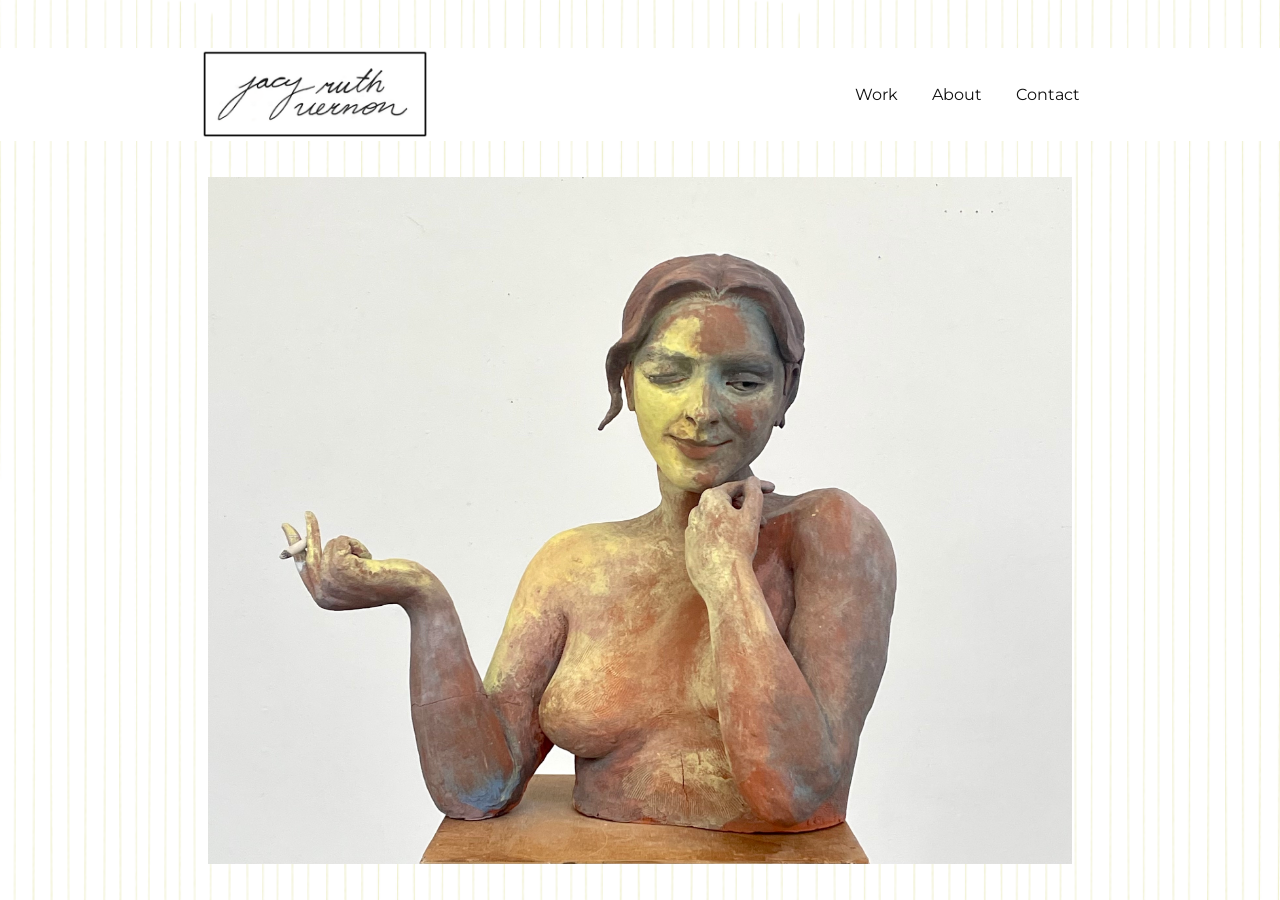
<file: index.html>
<!doctype html>
<html lang="en">
  <head>
    <meta charset="utf-8">
    <meta name="viewport" content="width=device-width, initial-scale=1">
    <title>Jacy Vernon</title>
    <meta name="description" content="Artist portfolio website for Jacy Vernon, featuring selected artwork, artist information, and contact details.">
    <meta property="og:title" content="Jacy Vernon">
    <meta property="og:description" content="Selected artwork and portfolio information for artist Jacy Vernon.">
    <meta property="og:image" content="assets/images/home/self-portrait-bust.jpg">
    <meta property="og:type" content="website">
    <link rel="icon" href="/favicon.ico?v=apple-2" type="image/x-icon" sizes="16x16 32x32 48x48">
    <link rel="preconnect" href="https://fonts.googleapis.com">
    <link rel="preconnect" href="https://fonts.gstatic.com" crossorigin>
    <link href="https://fonts.googleapis.com/css2?family=Montserrat:wght@400;500&display=swap" rel="stylesheet">
    <link rel="stylesheet" href="assets/css/styles.css?v=home-static-1">
  </head>
  <body class="home-page">
    <header class="site-header">
      <div class="container header-inner">
        <a class="site-logo" href="/" aria-label="Jacy Vernon home">
          <img src="assets/images/branding/jacy_logo.svg" width="1000" height="400" alt="Jacy Vernon">
        </a>
        <nav class="site-nav" aria-label="Main navigation">
          <a href="/work">Work</a>
          <a href="/about">About</a>
          <a href="/contact">Contact</a>
        </nav>
      </div>
    </header>

    <main class="site-main">
      <section class="container home-feature" aria-labelledby="featured-heading">
        <h1 id="featured-heading" class="visually-hidden">Featured artwork by Jacy Vernon</h1>
        <figure class="featured-work">
          <img src="assets/images/home/self-portrait-bust.jpg" width="2640" height="2101" alt="Painted ceramic self-portrait bust with one hand raised and the other resting under the chin" decoding="async">
        </figure>
      </section>
    </main>

  </body>
</html>
</file>
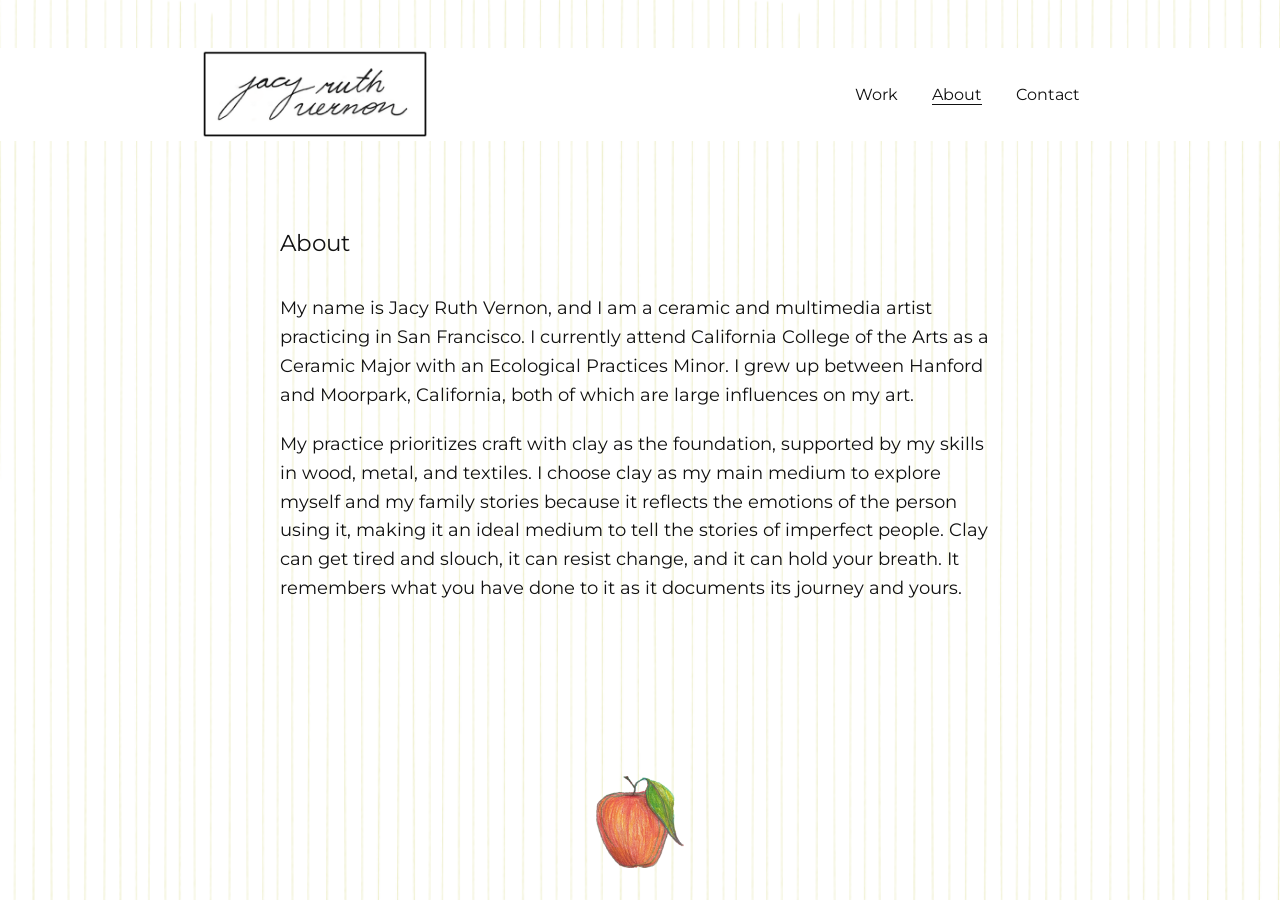
<file: about.html>
<!doctype html>
<html lang="en">
  <head>
    <meta charset="utf-8">
    <meta name="viewport" content="width=device-width, initial-scale=1">
    <title>About | Jacy Vernon</title>
    <meta name="description" content="About artist Jacy Vernon.">
    <meta property="og:title" content="About | Jacy Vernon">
    <meta property="og:description" content="Read a short artist statement and biography for Jacy Vernon.">
    <meta property="og:image" content="assets/images/home/featured-placeholder.svg">
    <meta property="og:type" content="website">
    <link rel="icon" href="/favicon.ico?v=apple-2" type="image/x-icon" sizes="16x16 32x32 48x48">
    <link rel="preconnect" href="https://fonts.googleapis.com">
    <link rel="preconnect" href="https://fonts.gstatic.com" crossorigin>
    <link href="https://fonts.googleapis.com/css2?family=Montserrat:wght@400;500&display=swap" rel="stylesheet">
    <link rel="stylesheet" href="assets/css/styles.css?v=footer-apple-1">
  </head>
  <body>
    <header class="site-header">
      <div class="container header-inner">
        <a class="site-logo" href="/" aria-label="Jacy Vernon home">
          <img src="assets/images/branding/jacy_logo.svg" width="1000" height="400" alt="Jacy Vernon">
        </a>
        <nav class="site-nav" aria-label="Main navigation">
          <a href="/work">Work</a>
          <a href="/about" aria-current="page">About</a>
          <a href="/contact">Contact</a>
        </nav>
      </div>
    </header>

    <main class="site-main">
      <section class="container text-page" aria-labelledby="about-heading">
        <h1 id="about-heading" class="page-title">About</h1>
        <p>My name is Jacy Ruth Vernon, and I am a ceramic and multimedia artist practicing in San Francisco. I currently attend California College of the Arts as a Ceramic Major with an Ecological Practices Minor. I grew up between Hanford and Moorpark, California, both of which are large influences on my art.</p>
        <p>My practice prioritizes craft with clay as the foundation, supported by my skills in wood, metal, and textiles. I choose clay as my main medium to explore myself and my family stories because it reflects the emotions of the person using it, making it an ideal medium to tell the stories of imperfect people. Clay can get tired and slouch, it can resist change, and it can hold your breath. It remembers what you have done to it as it documents its journey and yours.</p>
      </section>
    </main>

    <footer class="container site-footer">
      <img class="footer-apple" src="assets/images/branding/apple-sketch.svg" width="1102" height="1152" alt="" decoding="async">
    </footer>
  </body>
</html>
</file>
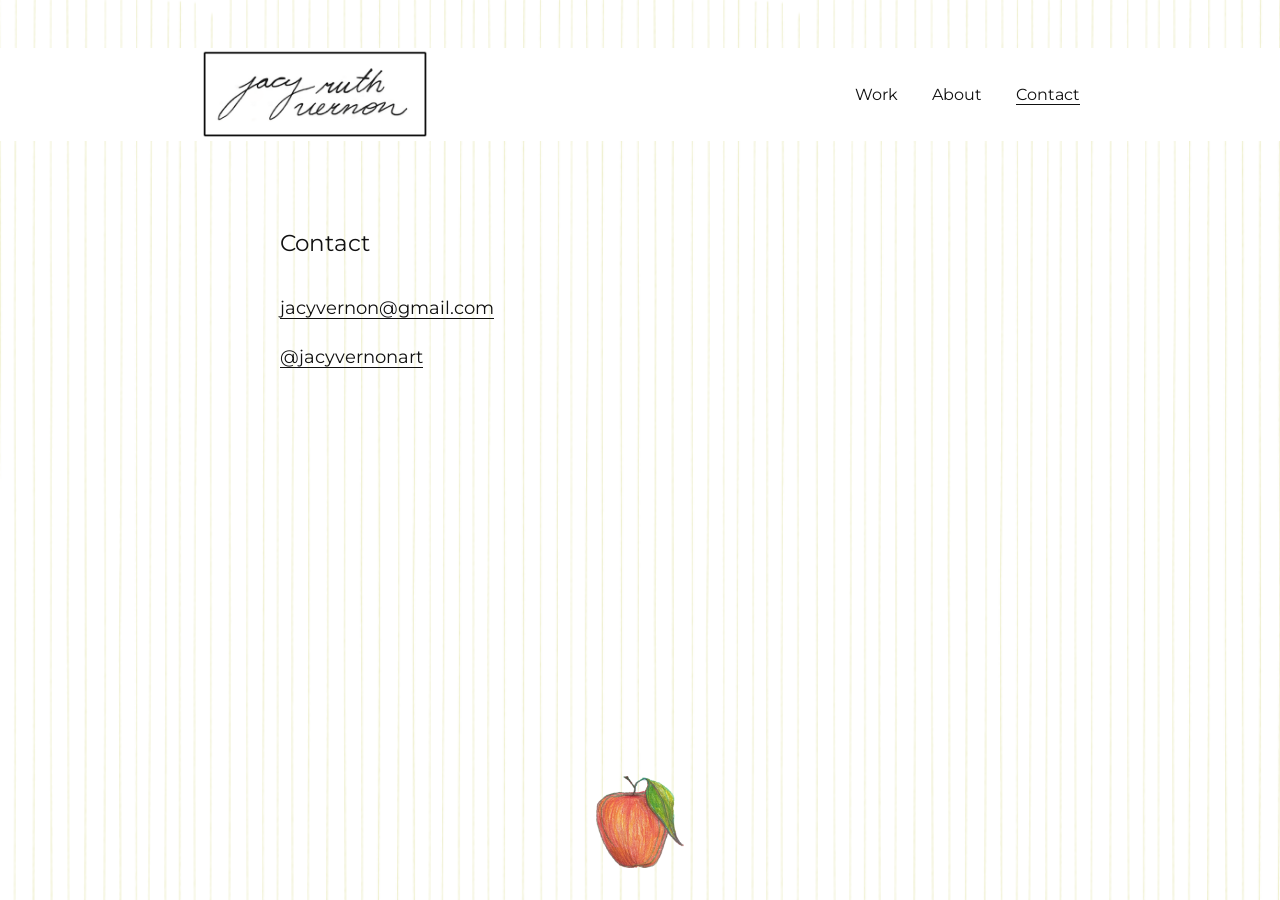
<file: contact.html>
<!doctype html>
<html lang="en">
  <head>
    <meta charset="utf-8">
    <meta name="viewport" content="width=device-width, initial-scale=1">
    <title>Contact | Jacy Vernon</title>
    <meta name="description" content="Contact information for artist Jacy Vernon.">
    <meta property="og:title" content="Contact | Jacy Vernon">
    <meta property="og:description" content="Contact Jacy Vernon by email or Instagram.">
    <meta property="og:image" content="assets/images/home/featured-placeholder.svg">
    <meta property="og:type" content="website">
    <link rel="icon" href="/favicon.ico?v=apple-2" type="image/x-icon" sizes="16x16 32x32 48x48">
    <link rel="preconnect" href="https://fonts.googleapis.com">
    <link rel="preconnect" href="https://fonts.gstatic.com" crossorigin>
    <link href="https://fonts.googleapis.com/css2?family=Montserrat:wght@400;500&display=swap" rel="stylesheet">
    <link rel="stylesheet" href="assets/css/styles.css?v=footer-apple-1">
  </head>
  <body>
    <header class="site-header">
      <div class="container header-inner">
        <a class="site-logo" href="/" aria-label="Jacy Vernon home">
          <img src="assets/images/branding/jacy_logo.svg" width="1000" height="400" alt="Jacy Vernon">
        </a>
        <nav class="site-nav" aria-label="Main navigation">
          <a href="/work">Work</a>
          <a href="/about">About</a>
          <a href="/contact" aria-current="page">Contact</a>
        </nav>
      </div>
    </header>

    <main class="site-main">
      <section class="container text-page" aria-labelledby="contact-heading">
        <h1 id="contact-heading" class="page-title">Contact</h1>
        <p><a href="mailto:jacyvernon@gmail.com">jacyvernon@gmail.com</a></p>
        <p><a href="https://www.instagram.com/jacyvernonart/" target="_blank" rel="noopener noreferrer">@jacyvernonart</a></p>
      </section>
    </main>

    <footer class="container site-footer">
      <img class="footer-apple" src="assets/images/branding/apple-sketch.svg" width="1102" height="1152" alt="" decoding="async">
    </footer>
  </body>
</html>
</file>
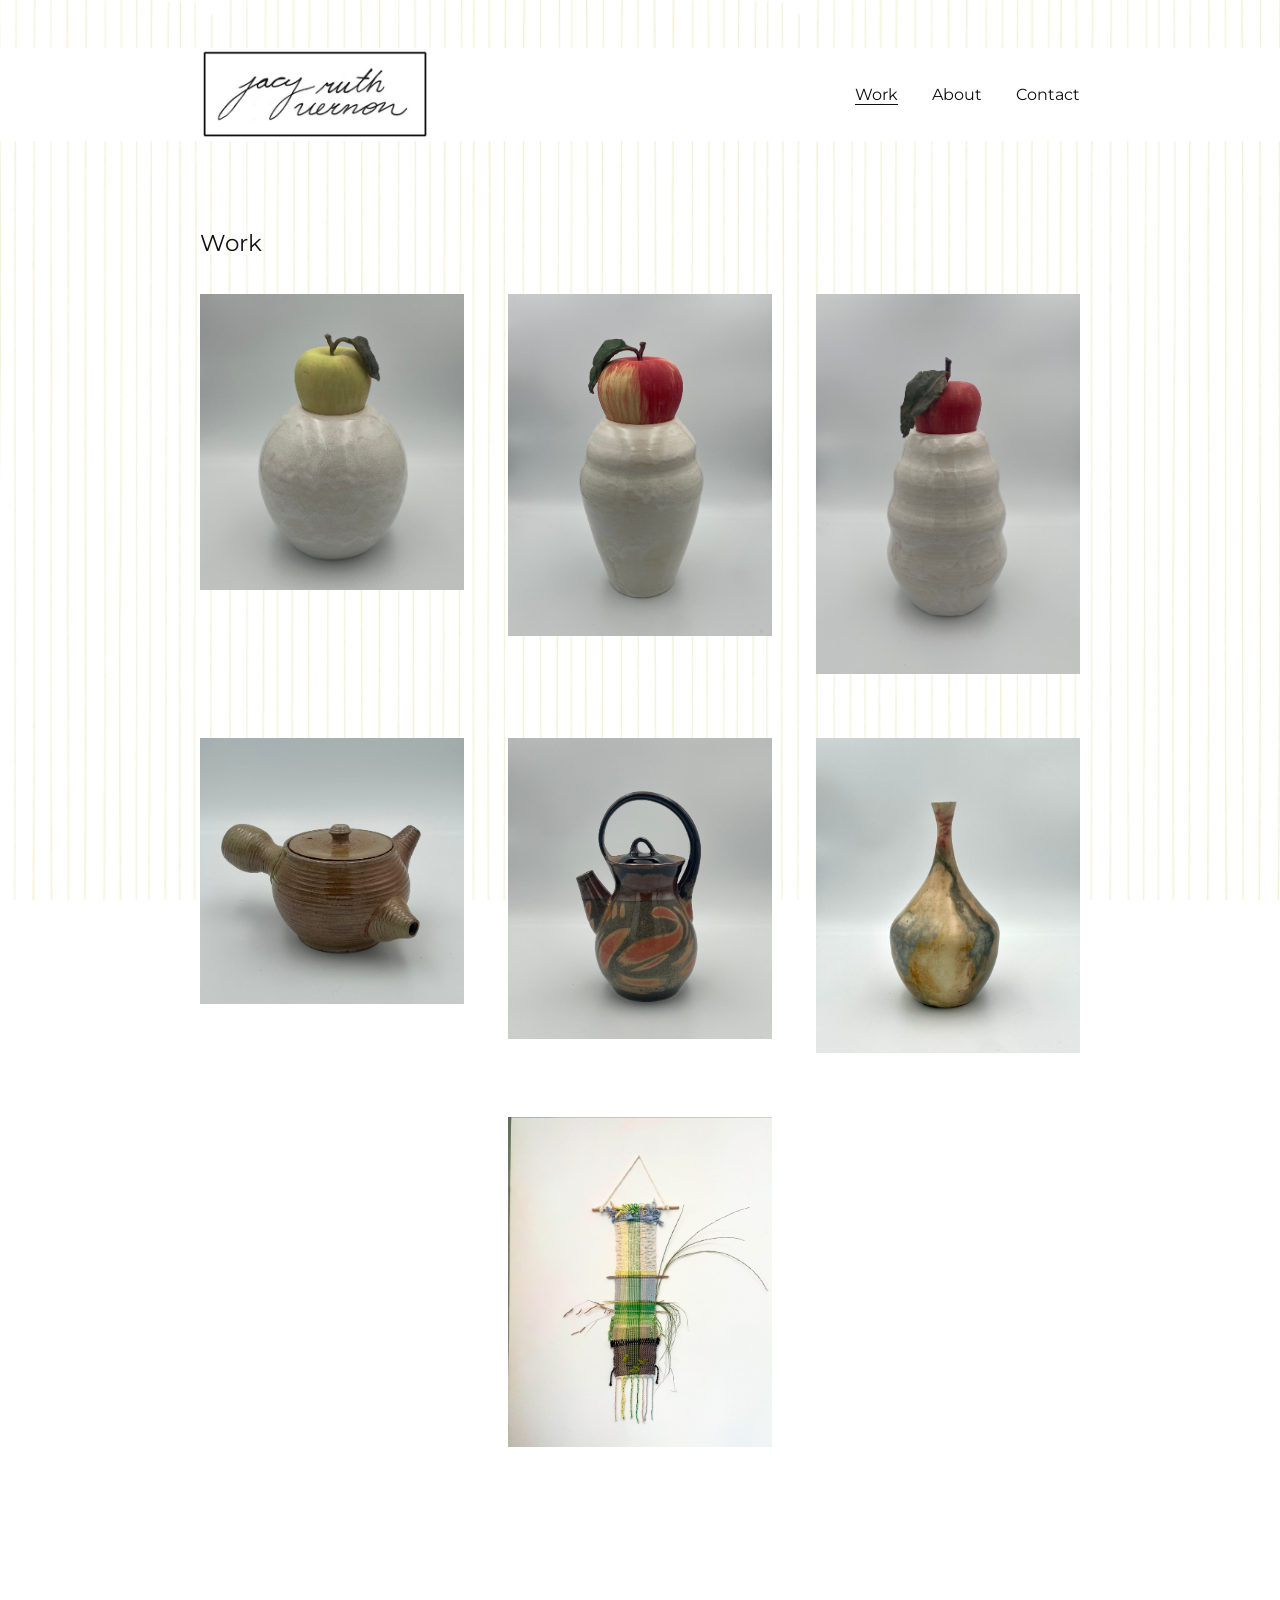
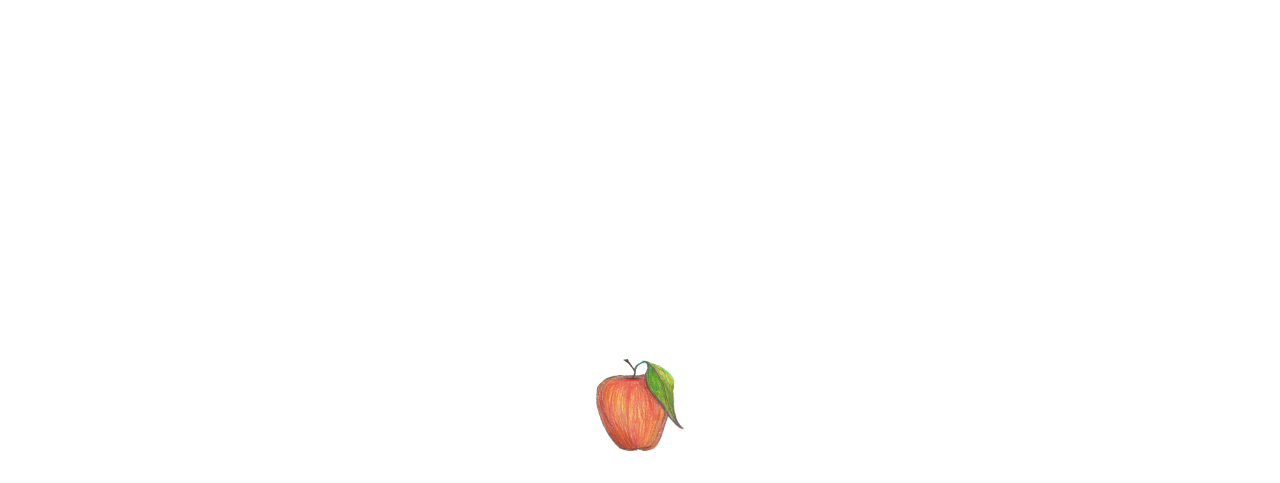
<file: work.html>
<!doctype html>
<html lang="en">
  <head>
    <meta charset="utf-8">
    <meta name="viewport" content="width=device-width, initial-scale=1">
    <title>Work | Jacy Vernon</title>
    <meta name="description" content="Artwork portfolio grid for Jacy Vernon.">
    <meta property="og:title" content="Work | Jacy Vernon">
    <meta property="og:description" content="Browse selected artwork by Jacy Vernon.">
    <meta property="og:image" content="work/green-apple-vessel.jpg">
    <meta property="og:type" content="website">
    <link rel="icon" href="/favicon.ico?v=apple-2" type="image/x-icon" sizes="16x16 32x32 48x48">
    <link rel="preconnect" href="https://fonts.googleapis.com">
    <link rel="preconnect" href="https://fonts.gstatic.com" crossorigin>
    <link href="https://fonts.googleapis.com/css2?family=Montserrat:wght@400;500&display=swap" rel="stylesheet">
    <link rel="stylesheet" href="assets/css/styles.css?v=footer-apple-1">
  </head>
  <body>
    <header class="site-header">
      <div class="container header-inner">
        <a class="site-logo" href="/" aria-label="Jacy Vernon home">
          <img src="assets/images/branding/jacy_logo.svg" width="1000" height="400" alt="Jacy Vernon">
        </a>
        <nav class="site-nav" aria-label="Main navigation">
          <a href="/work" aria-current="page">Work</a>
          <a href="/about">About</a>
          <a href="/contact">Contact</a>
        </nav>
      </div>
    </header>

    <main class="site-main">
      <section class="container work-section" aria-labelledby="work-heading">
        <h1 id="work-heading" class="page-title">Work</h1>
        <div class="work-grid" id="work-grid" aria-live="polite"></div>
        <p class="fallback-message" id="work-fallback" hidden>Artwork will appear here when the gallery data loads.</p>
      </section>
    </main>

    <footer class="container site-footer">
      <img class="footer-apple" src="assets/images/branding/apple-sketch.svg" width="1102" height="1152" alt="" decoding="async">
    </footer>

    <dialog class="modal" id="art-modal" aria-label="Enlarged artwork">
      <button class="modal-close" type="button" aria-label="Close larger image view" autofocus>Close</button>
      <img class="modal-image" id="modal-image" alt="">
    </dialog>

    <script src="assets/js/gallery.js?v=gallery-2" defer></script>
  </body>
</html>
</file>
<file: assets/css/styles.css>
:root {
  --color-text: #111111;
  --color-muted: #555555;
  --color-border: #e7e7e7;
  --color-background: #ffffff;
  --site-background: url("../images/backgrounds/website-cover.svg");
  --container-width: 880px;
  --side-margin: clamp(20px, 5vw, 56px);
  --header-height: 92px;
  --header-offset: 48px;
  --text-scale: 1.25;
  --work-column-gap: clamp(24px, 4vw, 44px);
}

* {
  box-sizing: border-box;
}

html {
  scroll-behavior: smooth;
}

body {
  display: flex;
  flex-direction: column;
  margin: 0;
  padding-top: var(--header-offset);
  min-height: 100vh;
  isolation: isolate;
  background: var(--color-background);
  color: var(--color-text);
  font-family: "Montserrat", Arial, Helvetica, sans-serif;
  font-size: 14px;
  font-weight: 400;
  line-height: 1.65;
}

/* A fixed layer keeps the same cover visible on short and scrolling pages. */
body::before {
  content: "";
  position: fixed;
  inset: 0;
  z-index: -1;
  pointer-events: none;
  background: var(--color-background) var(--site-background) center / cover no-repeat;
}

body.modal-open {
  overflow: hidden;
}

a {
  color: inherit;
  text-decoration: none;
}

a:hover,
a:focus-visible {
  text-decoration: underline;
  text-underline-offset: 0.22em;
}

img {
  max-width: 100%;
  height: auto;
}

.container {
  width: min(calc(100% - (var(--side-margin) * 2)), var(--container-width));
  margin-inline: auto;
}

.site-header {
  position: sticky;
  top: 0;
  z-index: 10;
  background: #ffffff;
  border-bottom: 1px solid transparent;
}

.header-inner {
  min-height: var(--header-height);
  display: flex;
  align-items: center;
  justify-content: space-between;
  gap: 24px;
}

.site-logo {
  flex: 0 0 auto;
  display: inline-flex;
  align-items: center;
  width: clamp(156px, 22vw, 230px);
}

.site-logo img {
  display: block;
  width: 100%;
  height: auto;
}

.site-nav {
  display: flex;
  align-items: center;
  justify-content: flex-end;
  gap: clamp(16px, 3vw, 34px);
  font-size: calc(13px * var(--text-scale));
}

.site-nav a[aria-current="page"] {
  text-decoration: underline;
  text-underline-offset: 0.22em;
}

.site-main {
  flex: 1;
  padding-top: 0;
}

.site-footer {
  display: grid;
  justify-items: center;
  padding-block: 8px 32px;
}

.footer-apple {
  display: block;
  width: max(48px, calc((100% - 2 * var(--work-column-gap)) / 9));
  height: auto;
}

.home-page {
  height: 100vh;
  height: 100dvh;
  min-height: 0;
  overflow: hidden;
}

.home-page .site-header {
  flex: 0 0 auto;
}

.home-page .site-main {
  display: flex;
  min-height: 0;
}

.home-feature {
  min-height: 0;
  display: flex;
  align-items: center;
  padding-block: clamp(16px, 4dvh, 40px);
}

.featured-work {
  width: 100%;
  height: 100%;
  margin: 0 auto;
}

.featured-work img,
.work-button img {
  display: block;
  width: 100%;
  height: auto;
}

.featured-work img {
  height: 100%;
  object-fit: contain;
}

.work-section,
.text-page {
  padding-block: clamp(48px, 8vw, 88px);
}

.page-title {
  margin: 0 0 36px;
  font-size: calc(18px * var(--text-scale));
  font-weight: 400;
  line-height: 1.3;
}

.work-grid {
  display: grid;
  grid-template-columns: repeat(3, minmax(0, 1fr));
  gap: clamp(34px, 5vw, 64px) var(--work-column-gap);
  align-items: start;
}

.work-button {
  width: 100%;
  padding: 0;
  border: 0;
  background: transparent;
  color: inherit;
  cursor: zoom-in;
  text-align: left;
  display: block;
  min-width: 0;
}

.work-button:focus-visible {
  outline: 1px solid var(--color-text);
  outline-offset: 6px;
}

.text-page {
  max-width: 720px;
  font-size: calc(1em * var(--text-scale));
}

.text-page p {
  margin: 0 0 1.25rem;
}

.text-page a {
  text-decoration: underline;
  text-underline-offset: 0.22em;
}

.fallback-message {
  color: var(--color-muted);
}

.modal {
  position: fixed;
  inset: 0;
  width: 100%;
  height: 100%;
  height: 100dvh;
  max-width: none;
  max-height: none;
  margin: 0;
  border: 0;
  align-items: center;
  justify-content: center;
  padding: 60px clamp(16px, 4vw, 48px) 24px;
  background: rgba(255, 255, 255, 0.96);
}

.modal[open] {
  display: flex;
}

.modal::backdrop {
  background: rgba(255, 255, 255, 0.96);
}

.modal-image {
  display: block;
  width: auto;
  max-width: 100%;
  max-height: 100%;
  object-fit: contain;
}

.modal-close {
  position: fixed;
  top: 18px;
  right: var(--side-margin);
  padding: 8px 0;
  border: 0;
  background: transparent;
  color: var(--color-text);
  font: inherit;
  font-size: 13px;
  cursor: pointer;
}

.modal-close:hover,
.modal-close:focus-visible {
  text-decoration: underline;
  text-underline-offset: 0.22em;
}

.visually-hidden {
  position: absolute;
  width: 1px;
  height: 1px;
  padding: 0;
  margin: -1px;
  overflow: hidden;
  clip: rect(0, 0, 0, 0);
  white-space: nowrap;
  border: 0;
}

@media (max-width: 640px) {
  :root {
    --header-height: 68px;
    --work-column-gap: 12px;
  }

  body {
    font-size: 13px;
  }

  .header-inner {
    gap: 14px;
    flex-wrap: wrap;
  }

  .site-logo {
    width: clamp(124px, 36vw, 154px);
  }

  .site-nav {
    gap: 14px;
    margin-left: auto;
    font-size: calc(12px * var(--text-scale));
  }

  .work-grid {
    gap: 20px var(--work-column-gap);
  }
}

@media (prefers-reduced-motion: reduce) {
  html {
    scroll-behavior: auto;
  }
}
</file>
